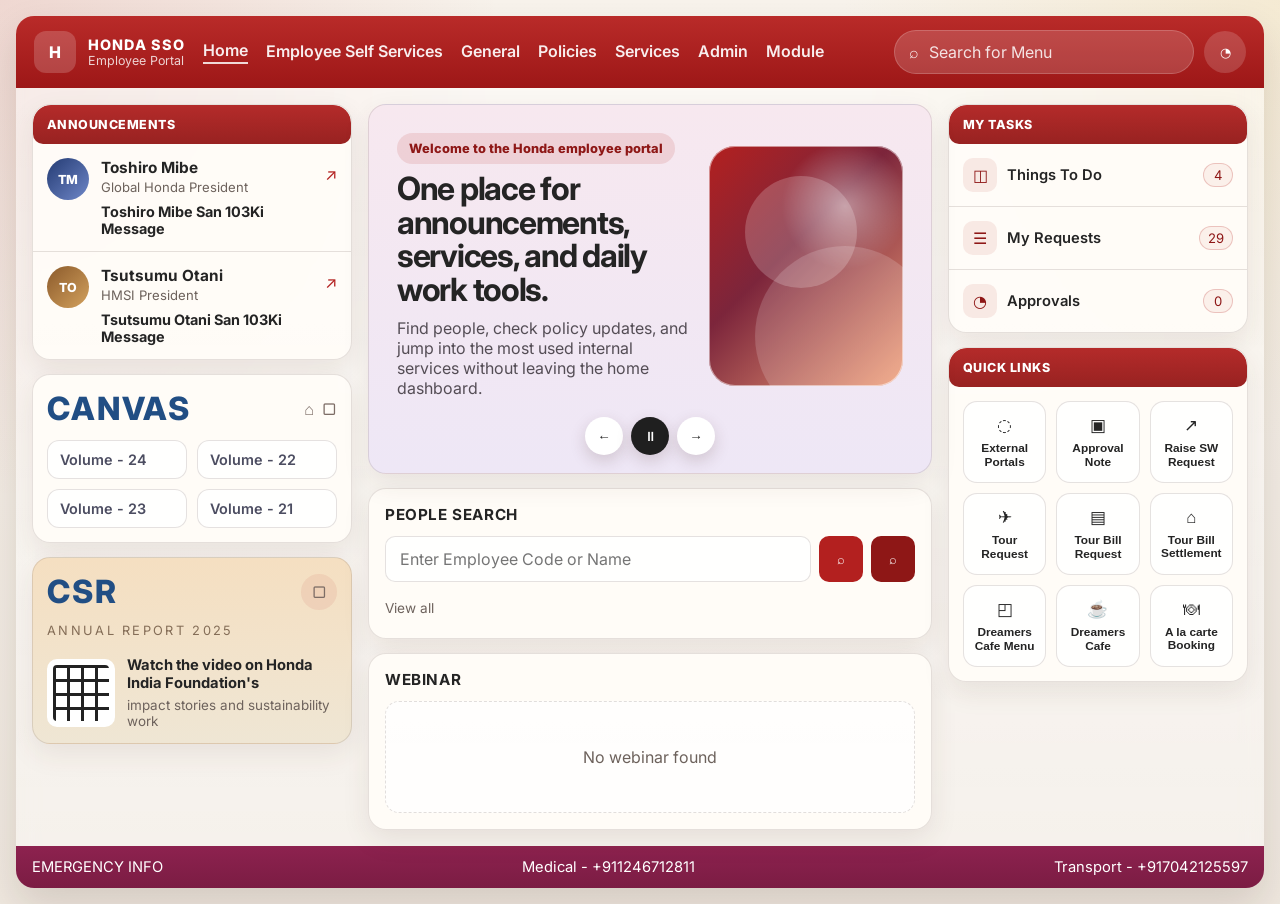
<file: index.html>
<!DOCTYPE html>
<html lang="en">
  <head>
    <meta charset="UTF-8" />
    <meta name="viewport" content="width=device-width, initial-scale=1.0" />
    <title>Honda SSO Portal</title>
    <link rel="preconnect" href="https://fonts.googleapis.com" />
    <link rel="preconnect" href="https://fonts.gstatic.com" crossorigin />
    <link
      href="https://fonts.googleapis.com/css2?family=Inter:wght@400;500;600;700;800&display=swap"
      rel="stylesheet"
    />
    <link rel="stylesheet" href="styles.css" />
  </head>
  <body>
    <div class="page-shell">
      <header class="topbar">
        <div class="brand-wrap">
          <div class="brand-mark">H</div>
          <div>
            <div class="brand-title">HONDA SSO</div>
            <div class="brand-subtitle">Employee Portal</div>
          </div>
        </div>

        <nav class="nav-menu" aria-label="Primary navigation">
          <div class="nav-item">
            <a href="#" class="nav-link active">Home</a>
            <div class="nav-dropdown" aria-label="Home submenu">
              <div class="nav-group">
                <div class="nav-subheading">Overview</div>
                <div class="nav-nestedheading">Dashboard View</div>
                <a href="#">Home Dashboard</a>
              </div>
            </div>
          </div>

          <div class="nav-item">
            <a href="#" class="nav-link" id="essMenuToggle" aria-expanded="false">Employee Self Services</a>
            <div class="nav-dropdown" aria-label="Employee Self Services submenu">
              <div class="nav-group nav-simple-list">
                <a href="#">Sample 1</a>
                <a href="#">Sample 2</a>
                <a href="#">Sample 3</a>
              </div>
            </div>
          </div>

          <div class="nav-item">
            <a href="#" class="nav-link">General</a>
            <div class="nav-dropdown" aria-label="General submenu">
              <div class="nav-group">
                <div class="nav-subheading">Information</div>
                <div class="nav-nestedheading">Company Notices</div>
                <a href="#">Company Updates</a>
              </div>
            </div>
          </div>

          <div class="nav-item">
            <a href="#" class="nav-link">Policies</a>
            <div class="nav-dropdown" aria-label="Policies submenu">
              <div class="nav-group">
                <div class="nav-subheading">Guidelines</div>
                <div class="nav-nestedheading">Policy Reference</div>
                <a href="#">Policy Library</a>
              </div>
            </div>
          </div>

          <div class="nav-item">
            <a href="#" class="nav-link">Services</a>
            <div class="nav-dropdown" aria-label="Services submenu">
              <div class="nav-group">
                <div class="nav-subheading">Support</div>
                <div class="nav-nestedheading">Service Desk</div>
                <a href="#">Service Requests</a>
              </div>
            </div>
          </div>

          <div class="nav-item">
            <a href="#" class="nav-link">Admin</a>
            <div class="nav-dropdown" aria-label="Admin submenu">
              <div class="nav-group">
                <div class="nav-subheading">Control Center</div>
                <div class="nav-nestedheading">Access Management</div>
                <a href="#">Admin Console</a>
              </div>
            </div>
          </div>

          <div class="nav-item">
            <a href="#" class="nav-link">Module</a>
            <div class="nav-dropdown" aria-label="Module submenu">
              <div class="nav-group">
                <div class="nav-subheading">Modules</div>
                <div class="nav-nestedheading">Module Directory</div>
                <a href="#">Module Library</a>
              </div>
            </div>
          </div>
        </nav>

        <div class="topbar-actions">
          <label class="search-pill" aria-label="Search menu">
            <span class="search-icon">⌕</span>
            <input type="text" placeholder="Search for Menu" />
          </label>
          <button class="icon-btn" id="profileBtn" aria-label="Profile menu">◔</button>
        </div>
      </header>

      <main class="content-grid">
        <section class="left-rail">
          <div class="panel announcements-panel">
            <div class="panel-title">ANNOUNCEMENTS</div>

            <article class="announcement-item">
              <div class="avatar avatar-a">TM</div>
              <div class="announcement-copy">
                <strong>Toshiro Mibe</strong>
                <span>Global Honda President</span>
                <p>Toshiro Mibe San 103Ki Message</p>
              </div>
              <span class="launch">↗</span>
            </article>

            <article class="announcement-item">
              <div class="avatar avatar-b">TO</div>
              <div class="announcement-copy">
                <strong>Tsutsumu Otani</strong>
                <span>HMSI President</span>
                <p>Tsutsumu Otani San 103Ki Message</p>
              </div>
              <span class="launch">↗</span>
            </article>
          </div>

          <div class="panel card panel-canvas">
            <div class="card-head">
              <div class="card-label big">CANVAS</div>
              <div class="card-badges">
                <span>⌂</span>
                <span>▢</span>
              </div>
            </div>
            <div class="volume-grid">
              <a href="#">Volume - 24</a>
              <a href="#">Volume - 22</a>
              <a href="#">Volume - 23</a>
              <a href="#">Volume - 21</a>
            </div>
          </div>

          <div class="panel card panel-csr">
            <div class="card-head">
              <div class="card-label big">CSR</div>
              <div class="card-badges single">▢</div>
            </div>
            <p class="csr-sub">ANNUAL REPORT 2025</p>
            <div class="csr-box">
              <div class="qr"></div>
              <div>
                <div class="csr-title">Watch the video on Honda India Foundation's</div>
                <div class="csr-note">impact stories and sustainability work</div>
              </div>
            </div>
          </div>
        </section>

        <section class="center-stage">
          <div class="hero-panel panel">
            <div class="hero-carousel">
              <div class="hero-slide active" data-slide="0">
                <div class="hero-copy">
                  <p class="eyebrow">Welcome to the Honda employee portal</p>
                  <h1>One place for announcements, services, and daily work tools.</h1>
                  <p>
                    Find people, check policy updates, and jump into the most used
                    internal services without leaving the home dashboard.
                  </p>
                </div>
                <div class="hero-art art-a"></div>
              </div>

              <div class="hero-slide" data-slide="1">
                <div class="hero-copy">
                  <p class="eyebrow">Latest updates</p>
                  <h1>Track circulars, events, and internal resources in one view.</h1>
                  <p>
                    The center area can switch between banners so you can surface new
                    content without changing the page layout.
                  </p>
                </div>
                <div class="hero-art art-b"></div>
              </div>

              <div class="hero-slide" data-slide="2">
                <div class="hero-copy">
                  <p class="eyebrow">Service access</p>
                  <h1>Fast shortcuts to requests, approvals, and travel support.</h1>
                  <p>
                    This version keeps the layout close to the screenshot while adding
                    live slide controls and responsive behavior.
                  </p>
                </div>
                <div class="hero-art art-c"></div>
              </div>
            </div>

            <div class="carousel-controls" aria-label="Carousel controls">
              <button class="circle-btn" id="prevSlide" aria-label="Previous slide">←</button>
              <button class="circle-btn primary" id="toggleSlide" aria-label="Pause or play slides">⏸</button>
              <button class="circle-btn" id="nextSlide" aria-label="Next slide">→</button>
            </div>
          </div>

          <div class="panel people-panel">
            <div class="section-head">
              <h2>PEOPLE SEARCH</h2>
            </div>
            <div class="search-row">
              <input id="peopleSearch" type="text" placeholder="Enter Employee Code or Name" />
              <button class="search-button" id="searchPeople">⌕</button>
              <button class="search-button secondary" id="searchAdvanced">⌕</button>
            </div>
            <div class="people-results" id="peopleResults">
              <span>View all</span>
            </div>
          </div>

          <div class="panel webinar-panel">
            <div class="section-head">
              <h2>WEBINAR</h2>
            </div>
            <div class="empty-state">No webinar found</div>
          </div>
        </section>

        <aside class="right-rail">
          <div class="panel tasks-panel">
            <div class="panel-title">MY TASKS</div>

            <div class="task-item">
              <div class="task-icon">◫</div>
              <div class="task-label">Things To Do</div>
              <div class="task-count" data-count="4">4</div>
            </div>
            <div class="task-item">
              <div class="task-icon">☰</div>
              <div class="task-label">My Requests</div>
              <div class="task-count" data-count="29">29</div>
            </div>
            <div class="task-item">
              <div class="task-icon">◔</div>
              <div class="task-label">Approvals</div>
              <div class="task-count" data-count="0">0</div>
            </div>
          </div>

          <div class="panel links-panel">
            <div class="panel-title">QUICK LINKS</div>
            <div class="links-grid">
              <button class="link-card"><span>◌</span><strong>External Portals</strong></button>
              <button class="link-card"><span>▣</span><strong>Approval Note</strong></button>
              <button class="link-card"><span>↗</span><strong>Raise SW Request</strong></button>
              <button class="link-card"><span>✈</span><strong>Tour Request</strong></button>
              <button class="link-card"><span>▤</span><strong>Tour Bill Request</strong></button>
              <button class="link-card"><span>⌂</span><strong>Tour Bill Settlement</strong></button>
              <button class="link-card"><span>◰</span><strong>Dreamers Cafe Menu</strong></button>
              <button class="link-card"><span>☕</span><strong>Dreamers Cafe</strong></button>
              <button class="link-card"><span>🍽</span><strong>A la carte Booking</strong></button>
            </div>
          </div>
        </aside>
      </main>

      <footer class="status-bar">
        <div>EMERGENCY INFO</div>
        <div>Medical - +911246712811</div>
        <div>Transport - +917042125597</div>
      </footer>
    </div>

    <script src="script.js"></script>
  </body>
</html>
</file>
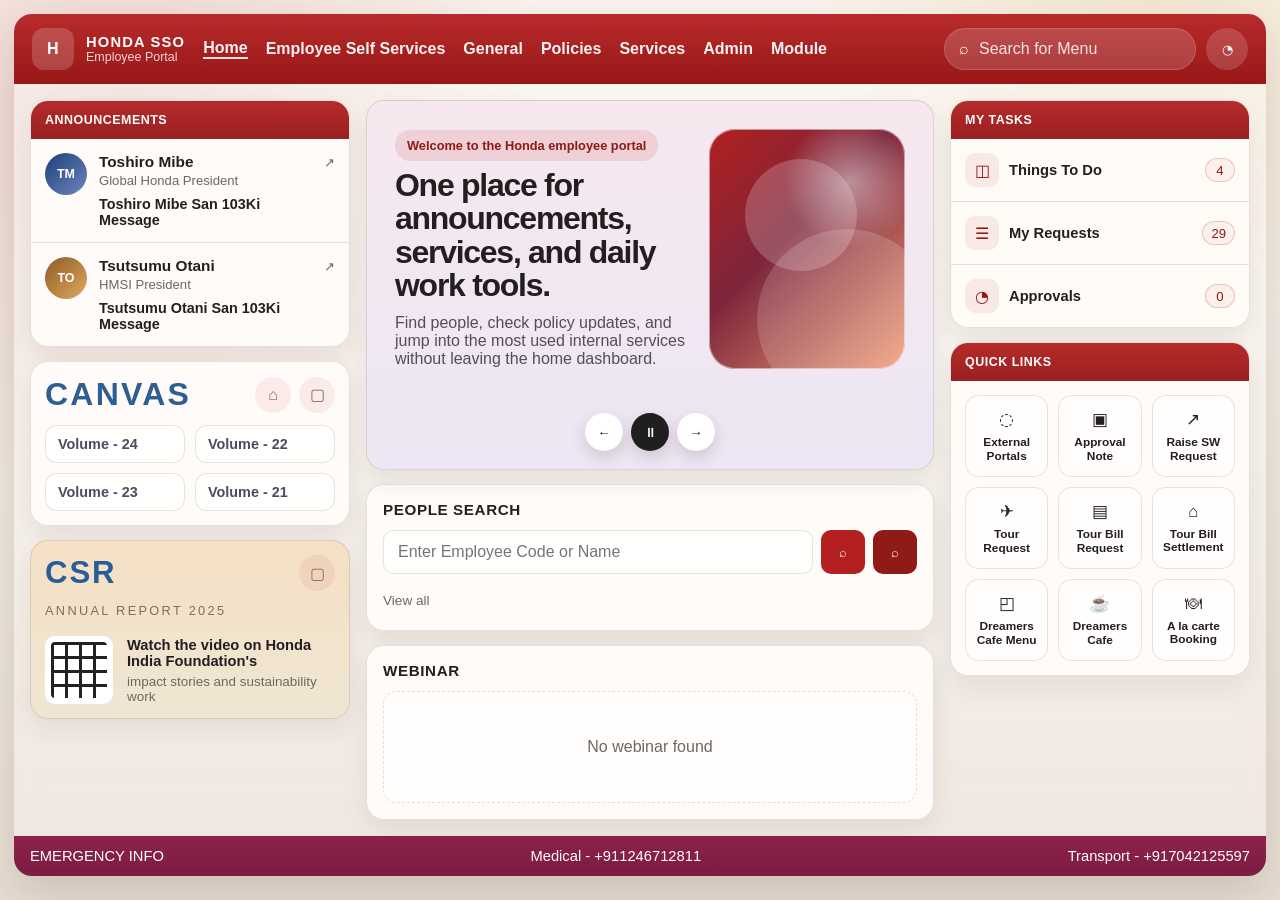
<file: portal.html>
<!DOCTYPE html>
<html lang="en">
  <head>
    <meta charset="UTF-8" />
    <meta name="viewport" content="width=device-width, initial-scale=1.0" />
    <title>Honda SSO Portal</title>
    <style>
      :root {
        --red: #b3201f;
        --red-dark: #8f1a18;
        --red-soft: #d84b49;
        --ink: #231f20;
        --muted: #6f6760;
        --line: rgba(111, 103, 96, 0.18);
        --paper: #f3eee8;
        --panel: rgba(255, 252, 249, 0.94);
        --shadow: 0 18px 42px rgba(60, 26, 18, 0.14);
      }

      * {
        box-sizing: border-box;
      }

      html,
      body {
        margin: 0;
        min-height: 100%;
        font-family: Inter, "Segoe UI", sans-serif;
        color: var(--ink);
        background:
          radial-gradient(circle at 10% 10%, rgba(179, 32, 31, 0.14), transparent 30%),
          radial-gradient(circle at 90% 0%, rgba(224, 179, 104, 0.22), transparent 24%),
          linear-gradient(180deg, #f9f4ed 0%, #e7ddd2 100%);
      }

      body {
        padding: 14px;
      }

      .shell {
        max-width: 1600px;
        margin: 0 auto;
        overflow: hidden;
        border-radius: 18px;
        box-shadow: var(--shadow);
        background: rgba(255, 255, 255, 0.28);
        backdrop-filter: blur(10px);
      }

      .topbar {
        display: grid;
        grid-template-columns: auto 1fr auto;
        align-items: center;
        gap: 18px;
        padding: 14px 18px;
        color: #fff;
        background: linear-gradient(180deg, #b82b2b 0%, #981717 100%);
      }

      .brand {
        display: flex;
        align-items: center;
        gap: 12px;
      }

      .brand-mark {
        width: 42px;
        height: 42px;
        border-radius: 12px;
        display: grid;
        place-items: center;
        background: rgba(255, 255, 255, 0.18);
        font-weight: 800;
        letter-spacing: 0.03em;
      }

      .brand-title {
        font-size: 0.92rem;
        font-weight: 800;
        letter-spacing: 0.08em;
      }

      .brand-subtitle {
        font-size: 0.78rem;
        opacity: 0.82;
      }

      .nav {
        display: flex;
        align-items: center;
        gap: 18px;
        overflow-x: auto;
        scrollbar-width: none;
      }

      .nav::-webkit-scrollbar {
        display: none;
      }

      .nav a {
        color: inherit;
        text-decoration: none;
        font-weight: 600;
        white-space: nowrap;
        opacity: 0.94;
      }

      .nav a.active,
      .nav a:hover {
        border-bottom: 2px solid rgba(255, 255, 255, 0.92);
      }

      .top-actions {
        display: flex;
        align-items: center;
        gap: 10px;
      }

      .search-pill {
        min-width: 250px;
        display: flex;
        align-items: center;
        gap: 8px;
        padding: 10px 14px;
        border-radius: 999px;
        border: 1px solid rgba(255, 255, 255, 0.16);
        background: rgba(255, 255, 255, 0.16);
      }

      .search-pill input {
        width: 100%;
        border: 0;
        outline: none;
        background: transparent;
        color: #fff;
        font: inherit;
      }

      .search-pill input::placeholder {
        color: rgba(255, 255, 255, 0.85);
      }

      .icon-btn {
        width: 42px;
        height: 42px;
        border: 0;
        border-radius: 50%;
        color: #fff;
        background: rgba(255, 255, 255, 0.16);
        cursor: pointer;
      }

      .grid {
        display: grid;
        grid-template-columns: 320px minmax(0, 1fr) 300px;
        gap: 16px;
        padding: 16px;
        background: linear-gradient(180deg, rgba(255, 255, 255, 0.18), rgba(255, 255, 255, 0.07));
      }

      .left,
      .center,
      .right {
        display: grid;
        gap: 14px;
        align-content: start;
      }

      .panel {
        border: 1px solid var(--line);
        border-radius: 18px;
        background: var(--panel);
        box-shadow: 0 10px 26px rgba(77, 44, 37, 0.09);
        overflow: hidden;
      }

      .panel-title {
        padding: 12px 14px;
        color: #fff;
        font-size: 0.78rem;
        font-weight: 800;
        letter-spacing: 0.04em;
        background: linear-gradient(180deg, #b52b2a 0%, #9a2020 100%);
      }

      .announcement {
        display: grid;
        grid-template-columns: 42px 1fr auto;
        gap: 12px;
        align-items: start;
        padding: 14px;
        border-bottom: 1px solid var(--line);
      }

      .announcement:last-child {
        border-bottom: 0;
      }

      .avatar {
        width: 42px;
        height: 42px;
        border-radius: 50%;
        display: grid;
        place-items: center;
        color: #fff;
        font-size: 0.78rem;
        font-weight: 800;
      }

      .avatar.one {
        background: linear-gradient(135deg, #1f3f7a, #6b86bf);
      }

      .avatar.two {
        background: linear-gradient(135deg, #8d5a25, #e0aa60);
      }

      .announcement strong,
      .announcement span,
      .announcement p {
        display: block;
      }

      .announcement strong {
        font-size: 0.96rem;
      }

      .announcement span {
        color: var(--muted);
        font-size: 0.82rem;
        margin-top: 2px;
      }

      .announcement p {
        margin: 8px 0 0;
        font-size: 0.9rem;
        font-weight: 700;
      }

      .launch {
        color: var(--red);
        margin-top: 6px;
      }

      .card {
        padding: 14px;
      }

      .card-head {
        display: flex;
        justify-content: space-between;
        align-items: center;
        gap: 10px;
        margin-bottom: 12px;
      }

      .canvas-wordmark {
        font-size: 2rem;
        font-weight: 800;
        letter-spacing: 0.07em;
        color: #2e5f93;
      }

      .csr-wordmark {
        font-size: 1.95rem;
        font-weight: 800;
        letter-spacing: 0.06em;
        color: #285e95;
      }

      .card-tools {
        display: flex;
        gap: 8px;
        color: #7d6d66;
      }

      .tool-chip {
        width: 36px;
        height: 36px;
        border-radius: 50%;
        display: grid;
        place-items: center;
        background: rgba(179, 32, 31, 0.07);
      }

      .volume-grid {
        display: grid;
        grid-template-columns: 1fr 1fr;
        gap: 10px;
      }

      .volume-grid a {
        color: #4a4d61;
        text-decoration: none;
        font-size: 0.9rem;
        font-weight: 600;
        padding: 10px 12px;
        border-radius: 12px;
        border: 1px solid var(--line);
        background: rgba(255, 255, 255, 0.8);
      }

      .csr-panel {
        background: linear-gradient(180deg, #f5e0c5 0%, #efe6d3 100%);
      }

      .csr-subtitle {
        margin: 0;
        font-size: 0.8rem;
        letter-spacing: 0.18em;
        color: #846d57;
      }

      .csr-box {
        margin-top: 18px;
        display: grid;
        grid-template-columns: 70px 1fr;
        gap: 12px;
        align-items: center;
      }

      .qr {
        width: 68px;
        height: 68px;
        border-radius: 10px;
        border: 6px solid #fff;
        background:
          linear-gradient(90deg, #222 25%, transparent 25%) 0 0 / 14px 14px,
          linear-gradient(#222 25%, transparent 25%) 0 0 / 14px 14px,
          #fff;
      }

      .csr-title {
        font-size: 0.92rem;
        font-weight: 700;
      }

      .csr-note {
        margin-top: 5px;
        color: var(--muted);
        font-size: 0.84rem;
      }

      .hero {
        position: relative;
        min-height: 370px;
        padding: 0;
        overflow: hidden;
        background: linear-gradient(180deg, #f7e8ef 0%, #ece7f4 100%);
      }

      .slide-track {
        position: relative;
        min-height: 296px;
      }

      .slide {
        position: absolute;
        inset: 0;
        display: grid;
        grid-template-columns: 1.2fr 0.8fr;
        gap: 20px;
        align-items: center;
        padding: 28px;
        opacity: 0;
        transform: translateX(18px);
        transition: opacity 0.45s ease, transform 0.45s ease;
      }

      .slide.active {
        opacity: 1;
        transform: translateX(0);
      }

      .eyebrow {
        display: inline-block;
        padding: 8px 12px;
        border-radius: 999px;
        color: var(--red-dark);
        background: rgba(179, 32, 31, 0.12);
        font-size: 0.8rem;
        font-weight: 800;
      }

      .hero h1 {
        margin: 8px 0 12px;
        font-size: clamp(1.8rem, 2.5vw, 3.2rem);
        line-height: 1.04;
        letter-spacing: -0.04em;
      }

      .hero p {
        margin: 0;
        max-width: 60ch;
        color: #544d55;
        font-size: 1rem;
      }

      .hero-art {
        height: 240px;
        border-radius: 26px;
        box-shadow: inset 0 0 0 1px rgba(255, 255, 255, 0.5);
        position: relative;
        overflow: hidden;
      }

      .hero-art.a {
        background:
          radial-gradient(circle at 72% 22%, rgba(255, 255, 255, 0.48), transparent 28%),
          linear-gradient(135deg, #b3201f 0%, #7c253b 42%, #f19d79 100%);
      }

      .hero-art.b {
        background:
          radial-gradient(circle at 18% 18%, rgba(255, 255, 255, 0.55), transparent 24%),
          linear-gradient(135deg, #223f72 0%, #3d6893 50%, #96aac9 100%);
      }

      .hero-art.c {
        background:
          radial-gradient(circle at 82% 20%, rgba(255, 255, 255, 0.56), transparent 24%),
          linear-gradient(135deg, #b56f1d 0%, #d79651 45%, #f0d0a9 100%);
      }

      .hero-art::before,
      .hero-art::after {
        content: "";
        position: absolute;
        border-radius: 50%;
      }

      .hero-art.a::before {
        width: 180px;
        height: 180px;
        right: -32px;
        bottom: -40px;
        background: rgba(255, 255, 255, 0.16);
      }

      .hero-art.a::after {
        width: 112px;
        height: 112px;
        left: 36px;
        top: 30px;
        background: rgba(255, 255, 255, 0.2);
      }

      .hero-art.b::before {
        width: 190px;
        height: 190px;
        right: -22px;
        bottom: -48px;
        background: rgba(255, 255, 255, 0.15);
      }

      .hero-art.c::before {
        width: 126px;
        height: 126px;
        left: 20px;
        bottom: 18px;
        background: rgba(255, 255, 255, 0.16);
      }

      .carousel-controls {
        position: absolute;
        left: 50%;
        bottom: 18px;
        transform: translateX(-50%);
        display: flex;
        gap: 8px;
      }

      .circle-btn {
        width: 38px;
        height: 38px;
        border: 0;
        border-radius: 50%;
        background: #fff;
        color: var(--ink);
        box-shadow: 0 6px 16px rgba(78, 47, 38, 0.18);
        cursor: pointer;
      }

      .circle-btn.primary {
        color: #fff;
        background: #1f1f1f;
      }

      .section {
        padding: 16px;
      }

      .section-head {
        margin-bottom: 12px;
      }

      .section-head h2 {
        margin: 0;
        font-size: 0.95rem;
        letter-spacing: 0.04em;
      }

      .search-row {
        display: grid;
        grid-template-columns: 1fr 44px 44px;
        gap: 8px;
      }

      .search-row input {
        min-width: 0;
        border: 1px solid var(--line);
        border-radius: 10px;
        padding: 12px 14px;
        background: rgba(255, 255, 255, 0.86);
        font: inherit;
      }

      .search-button {
        border: 0;
        border-radius: 10px;
        background: var(--red);
        color: #fff;
        cursor: pointer;
      }

      .search-button.secondary {
        background: var(--red-dark);
      }

      .people-results {
        margin-top: 12px;
        min-height: 28px;
        display: flex;
        justify-content: space-between;
        align-items: center;
        color: var(--muted);
        font-size: 0.85rem;
      }

      .empty-state {
        min-height: 112px;
        display: grid;
        place-items: center;
        border-radius: 14px;
        border: 1px dashed rgba(111, 103, 96, 0.2);
        background: rgba(255, 255, 255, 0.72);
        color: var(--muted);
      }

      .task-row {
        display: grid;
        grid-template-columns: 34px 1fr auto;
        gap: 10px;
        align-items: center;
        padding: 14px;
        border-bottom: 1px solid var(--line);
        cursor: pointer;
      }

      .task-row:last-child {
        border-bottom: 0;
      }

      .task-icon {
        width: 34px;
        height: 34px;
        display: grid;
        place-items: center;
        border-radius: 10px;
        background: rgba(179, 32, 31, 0.09);
        color: var(--red-dark);
      }

      .task-label {
        font-weight: 600;
        font-size: 0.92rem;
      }

      .task-count {
        min-width: 30px;
        height: 24px;
        padding: 0 8px;
        display: grid;
        place-items: center;
        border-radius: 999px;
        color: var(--red-dark);
        border: 1px solid rgba(179, 32, 31, 0.22);
        background: rgba(179, 32, 31, 0.06);
        font-size: 0.82rem;
      }

      .links-grid {
        display: grid;
        grid-template-columns: repeat(3, 1fr);
        gap: 10px;
        padding: 14px;
      }

      .link-card {
        min-height: 82px;
        border: 1px solid var(--line);
        border-radius: 14px;
        background: rgba(255, 255, 255, 0.76);
        color: var(--ink);
        display: flex;
        flex-direction: column;
        justify-content: center;
        align-items: center;
        gap: 6px;
        text-align: center;
        cursor: pointer;
      }

      .link-card span {
        font-size: 1.05rem;
      }

      .link-card strong {
        font-size: 0.74rem;
        line-height: 1.1;
        font-weight: 700;
      }

      .status-bar {
        display: flex;
        justify-content: space-between;
        align-items: center;
        gap: 24px;
        flex-wrap: wrap;
        padding: 12px 16px;
        color: #fff;
        background: linear-gradient(180deg, #8e224d 0%, #7a1c42 100%);
        font-size: 0.92rem;
      }

      @media (max-width: 1240px) {
        .grid {
          grid-template-columns: 280px minmax(0, 1fr);
        }

        .right {
          grid-column: 1 / -1;
          grid-template-columns: 1fr 1fr;
        }
      }

      @media (max-width: 980px) {
        body {
          padding: 10px;
        }

        .topbar {
          grid-template-columns: 1fr;
        }

        .top-actions {
          justify-content: space-between;
        }

        .grid {
          grid-template-columns: 1fr;
        }

        .right {
          grid-template-columns: 1fr;
        }

        .slide {
          grid-template-columns: 1fr;
        }

        .hero-art {
          height: 180px;
        }
      }

      @media (max-width: 640px) {
        .search-pill {
          min-width: 0;
          width: 100%;
        }

        .top-actions {
          flex-direction: column;
          align-items: stretch;
        }

        .volume-grid,
        .links-grid {
          grid-template-columns: 1fr 1fr;
        }

        .search-row {
          grid-template-columns: 1fr;
        }

        .search-button {
          height: 44px;
        }
      }
    </style>
  </head>
  <body>
    <div class="shell">
      <header class="topbar">
        <div class="brand">
          <div class="brand-mark">H</div>
          <div>
            <div class="brand-title">HONDA SSO</div>
            <div class="brand-subtitle">Employee Portal</div>
          </div>
        </div>

        <nav class="nav" aria-label="Primary navigation">
          <a href="#" class="active">Home</a>
          <a href="#">Employee Self Services</a>
          <a href="#">General</a>
          <a href="#">Policies</a>
          <a href="#">Services</a>
          <a href="#">Admin</a>
          <a href="#">Module</a>
        </nav>

        <div class="top-actions">
          <label class="search-pill" aria-label="Search menu">
            <span>⌕</span>
            <input type="text" placeholder="Search for Menu" />
          </label>
          <button class="icon-btn" id="profileBtn" aria-label="Profile menu">◔</button>
        </div>
      </header>

      <main class="grid">
        <section class="left">
          <div class="panel">
            <div class="panel-title">ANNOUNCEMENTS</div>

            <article class="announcement">
              <div class="avatar one">TM</div>
              <div>
                <strong>Toshiro Mibe</strong>
                <span>Global Honda President</span>
                <p>Toshiro Mibe San 103Ki Message</p>
              </div>
              <span class="launch">↗</span>
            </article>

            <article class="announcement">
              <div class="avatar two">TO</div>
              <div>
                <strong>Tsutsumu Otani</strong>
                <span>HMSI President</span>
                <p>Tsutsumu Otani San 103Ki Message</p>
              </div>
              <span class="launch">↗</span>
            </article>
          </div>

          <div class="panel card">
            <div class="card-head">
              <div class="canvas-wordmark">CANVAS</div>
              <div class="card-tools">
                <div class="tool-chip">⌂</div>
                <div class="tool-chip">▢</div>
              </div>
            </div>
            <div class="volume-grid">
              <a href="#">Volume - 24</a>
              <a href="#">Volume - 22</a>
              <a href="#">Volume - 23</a>
              <a href="#">Volume - 21</a>
            </div>
          </div>

          <div class="panel card csr-panel">
            <div class="card-head">
              <div class="csr-wordmark">CSR</div>
              <div class="card-tools">
                <div class="tool-chip">▢</div>
              </div>
            </div>
            <p class="csr-subtitle">ANNUAL REPORT 2025</p>
            <div class="csr-box">
              <div class="qr" aria-hidden="true"></div>
              <div>
                <div class="csr-title">Watch the video on Honda India Foundation's</div>
                <div class="csr-note">impact stories and sustainability work</div>
              </div>
            </div>
          </div>
        </section>

        <section class="center">
          <div class="panel hero">
            <div class="slide-track">
              <div class="slide active" data-slide="0">
                <div>
                  <div class="eyebrow">Welcome to the Honda employee portal</div>
                  <h1>One place for announcements, services, and daily work tools.</h1>
                  <p>
                    Find people, check policy updates, and jump into the most used
                    internal services without leaving the home dashboard.
                  </p>
                </div>
                <div class="hero-art a"></div>
              </div>

              <div class="slide" data-slide="1">
                <div>
                  <div class="eyebrow">Latest updates</div>
                  <h1>Track circulars, events, and internal resources in one view.</h1>
                  <p>
                    The center area can switch between banners so new content can be
                    surfaced without changing the page layout.
                  </p>
                </div>
                <div class="hero-art b"></div>
              </div>

              <div class="slide" data-slide="2">
                <div>
                  <div class="eyebrow">Service access</div>
                  <h1>Fast shortcuts to requests, approvals, and travel support.</h1>
                  <p>
                    This single-file version keeps the layout close to the screenshot
                    while staying easy to share or host anywhere.
                  </p>
                </div>
                <div class="hero-art c"></div>
              </div>
            </div>

            <div class="carousel-controls" aria-label="Carousel controls">
              <button class="circle-btn" id="prevSlide" aria-label="Previous slide">←</button>
              <button class="circle-btn primary" id="toggleSlide" aria-label="Pause or play slides">⏸</button>
              <button class="circle-btn" id="nextSlide" aria-label="Next slide">→</button>
            </div>
          </div>

          <div class="panel section">
            <div class="section-head">
              <h2>PEOPLE SEARCH</h2>
            </div>
            <div class="search-row">
              <input id="peopleSearch" type="text" placeholder="Enter Employee Code or Name" />
              <button class="search-button" id="searchPeople">⌕</button>
              <button class="search-button secondary" id="searchAdvanced">⌕</button>
            </div>
            <div class="people-results" id="peopleResults">
              <span>View all</span>
            </div>
          </div>

          <div class="panel section">
            <div class="section-head">
              <h2>WEBINAR</h2>
            </div>
            <div class="empty-state">No webinar found</div>
          </div>
        </section>

        <aside class="right">
          <div class="panel">
            <div class="panel-title">MY TASKS</div>
            <div class="task-row">
              <div class="task-icon">◫</div>
              <div class="task-label">Things To Do</div>
              <div class="task-count">4</div>
            </div>
            <div class="task-row">
              <div class="task-icon">☰</div>
              <div class="task-label">My Requests</div>
              <div class="task-count">29</div>
            </div>
            <div class="task-row">
              <div class="task-icon">◔</div>
              <div class="task-label">Approvals</div>
              <div class="task-count">0</div>
            </div>
          </div>

          <div class="panel">
            <div class="panel-title">QUICK LINKS</div>
            <div class="links-grid">
              <button class="link-card"><span>◌</span><strong>External Portals</strong></button>
              <button class="link-card"><span>▣</span><strong>Approval Note</strong></button>
              <button class="link-card"><span>↗</span><strong>Raise SW Request</strong></button>
              <button class="link-card"><span>✈</span><strong>Tour Request</strong></button>
              <button class="link-card"><span>▤</span><strong>Tour Bill Request</strong></button>
              <button class="link-card"><span>⌂</span><strong>Tour Bill Settlement</strong></button>
              <button class="link-card"><span>◰</span><strong>Dreamers Cafe Menu</strong></button>
              <button class="link-card"><span>☕</span><strong>Dreamers Cafe</strong></button>
              <button class="link-card"><span>🍽</span><strong>A la carte Booking</strong></button>
            </div>
          </div>
        </aside>
      </main>

      <footer class="status-bar">
        <div>EMERGENCY INFO</div>
        <div>Medical - +911246712811</div>
        <div>Transport - +917042125597</div>
      </footer>
    </div>

    <script>
      const slides = Array.from(document.querySelectorAll('.slide'));
      const prevSlideBtn = document.getElementById('prevSlide');
      const nextSlideBtn = document.getElementById('nextSlide');
      const toggleSlideBtn = document.getElementById('toggleSlide');
      const peopleSearch = document.getElementById('peopleSearch');
      const searchPeopleBtn = document.getElementById('searchPeople');
      const searchAdvancedBtn = document.getElementById('searchAdvanced');
      const peopleResults = document.getElementById('peopleResults');
      const profileBtn = document.getElementById('profileBtn');

      let activeSlide = 0;
      let autoplayEnabled = true;
      let autoplayTimer = null;

      const peopleDirectory = [
        { name: 'Toshiro Mibe', code: 'HM-1001', title: 'Global Honda President' },
        { name: 'Tsutsumu Otani', code: 'HM-2007', title: 'HMSI President' },
        { name: 'Aarav Sharma', code: 'HR-1482', title: 'HR Business Partner' },
        { name: 'Neha Verma', code: 'IT-2211', title: 'IT Support Lead' },
      ];

      function renderSlide(index) {
        activeSlide = (index + slides.length) % slides.length;
        slides.forEach((slide, slideIndex) => {
          const isActive = slideIndex === activeSlide;
          slide.classList.toggle('active', isActive);
          slide.setAttribute('aria-hidden', isActive ? 'false' : 'true');
        });
      }

      function nextSlide() {
        renderSlide(activeSlide + 1);
      }

      function prevSlide() {
        renderSlide(activeSlide - 1);
      }

      function startAutoplay() {
        stopAutoplay();
        autoplayTimer = window.setInterval(() => {
          if (autoplayEnabled) nextSlide();
        }, 5000);
      }

      function stopAutoplay() {
        if (autoplayTimer) {
          window.clearInterval(autoplayTimer);
          autoplayTimer = null;
        }
      }

      function toggleAutoplay() {
        autoplayEnabled = !autoplayEnabled;
        toggleSlideBtn.textContent = autoplayEnabled ? '⏸' : '▶';
      }

      function searchPeople() {
        const query = peopleSearch.value.trim().toLowerCase();

        if (!query) {
          peopleResults.innerHTML = '<span>View all</span>';
          return;
        }

        const matches = peopleDirectory.filter((person) => {
          return (
            person.name.toLowerCase().includes(query) ||
            person.code.toLowerCase().includes(query) ||
            person.title.toLowerCase().includes(query)
          );
        });

        if (!matches.length) {
          peopleResults.innerHTML = '<span>No matching employee found</span>';
          return;
        }

        const [match] = matches;
        peopleResults.innerHTML = `
          <span>${match.name} · ${match.code}</span>
          <span>${match.title}</span>
        `;
      }

      prevSlideBtn.addEventListener('click', prevSlide);
      nextSlideBtn.addEventListener('click', nextSlide);
      toggleSlideBtn.addEventListener('click', toggleAutoplay);
      searchPeopleBtn.addEventListener('click', searchPeople);
      searchAdvancedBtn.addEventListener('click', searchPeople);
      peopleSearch.addEventListener('keydown', (event) => {
        if (event.key === 'Enter') searchPeople();
      });

      document.querySelectorAll('.link-card, .task-row').forEach((element) => {
        element.addEventListener('click', () => {
          const label = element.querySelector('.task-label, strong')?.textContent || 'Item';
          peopleResults.innerHTML = `<span>${label} opened</span>`;
        });
      });

      profileBtn.addEventListener('click', () => {
        peopleResults.innerHTML = '<span>Profile menu clicked</span>';
      });

      renderSlide(0);
      startAutoplay();
    </script>
  </body>
</html>
</file>
<file: styles.css>
:root {
  --red: #b3201f;
  --red-dark: #8e1716;
  --paper: #f3efe9;
  --panel: rgba(255, 252, 248, 0.94);
  --ink: #242424;
  --muted: #6d625c;
  --line: rgba(109, 98, 92, 0.18);
  --shadow: 0 18px 40px rgba(53, 20, 16, 0.14);
}

* {
  box-sizing: border-box;
}

html,
body {
  margin: 0;
  min-height: 100%;
  font-family: "Inter", sans-serif;
  color: var(--ink);
  background:
    radial-gradient(circle at top left, rgba(179, 32, 31, 0.13), transparent 32%),
    radial-gradient(circle at top right, rgba(233, 204, 124, 0.22), transparent 28%),
    linear-gradient(180deg, #f8f3ec 0%, #efe8df 100%);
}

body {
  padding: 16px;
}

.page-shell {
  max-width: 1600px;
  margin: 0 auto;
  border-radius: 18px;
  overflow: hidden;
  box-shadow: var(--shadow);
  background: rgba(255, 255, 255, 0.34);
  backdrop-filter: blur(10px);
}

.topbar {
  display: grid;
  grid-template-columns: auto 1fr auto;
  gap: 18px;
  align-items: center;
  padding: 14px 18px;
  background: linear-gradient(180deg, #b92b29 0%, #9d1717 100%);
  color: #fff;
}

.brand-wrap {
  display: flex;
  align-items: center;
  gap: 12px;
  min-width: 0;
}

.brand-mark {
  width: 42px;
  height: 42px;
  border-radius: 12px;
  display: grid;
  place-items: center;
  background: rgba(255, 255, 255, 0.18);
  font-weight: 800;
}

.brand-title {
  font-weight: 800;
  letter-spacing: 0.08em;
  font-size: 0.9rem;
}

.brand-subtitle {
  font-size: 0.78rem;
  opacity: 0.8;
}

.nav-menu {
  display: flex;
  align-items: center;
  gap: 18px;
  overflow-x: auto;
  scrollbar-width: none;
}

.nav-menu::-webkit-scrollbar {
  display: none;
}

.nav-item {
  position: relative;
  display: flex;
  align-items: center;
}

.nav-link {
  color: inherit;
  text-decoration: none;
  font-weight: 600;
  white-space: nowrap;
  padding-bottom: 2px;
  opacity: 0.92;
  cursor: pointer;
}

.nav-link.active,
.nav-link:hover {
  border-bottom: 2px solid rgba(255, 255, 255, 0.9);
}

.nav-dropdown {
  position: absolute;
  top: calc(100% + 12px);
  left: 0;
  min-width: 220px;
  padding: 10px;
  border-radius: 14px;
  background: rgba(255, 252, 249, 0.98);
  color: var(--ink);
  border: 1px solid rgba(109, 98, 92, 0.14);
  box-shadow: 0 18px 30px rgba(64, 33, 24, 0.18);
  opacity: 0;
  visibility: hidden;
  transform: translateY(8px);
  transition: opacity 0.18s ease, transform 0.18s ease, visibility 0.18s ease;
  z-index: 20;
}

.nav-item:hover .nav-dropdown,
.nav-item.is-open .nav-dropdown,
.nav-item:focus-within .nav-dropdown {
  opacity: 1;
  visibility: visible;
  transform: translateY(0);
}

.nav-group {
  padding: 8px 10px 10px;
  border-radius: 10px;
  background: rgba(179, 32, 31, 0.04);
}

.nav-simple-list {
  display: grid;
  gap: 8px;
}

.nav-subheading {
  margin-bottom: 8px;
  color: var(--red-dark);
  font-size: 0.82rem;
  font-weight: 800;
  letter-spacing: 0.03em;
}

.nav-nestedheading {
  margin: -2px 0 8px 12px;
  padding-left: 10px;
  border-left: 2px solid rgba(179, 32, 31, 0.22);
  color: var(--muted);
  font-size: 0.79rem;
  font-weight: 700;
}

.nav-dropdown a {
  display: flex;
  position: relative;
  padding-left: 12px;
  color: var(--ink);
  text-decoration: none;
  font-size: 0.9rem;
  font-weight: 600;
  width: 100%;
}

.nav-dropdown a::before {
  content: "";
  position: absolute;
  left: 0;
  top: 50%;
  width: 6px;
  height: 6px;
  border-radius: 50%;
  transform: translateY(-50%);
  background: var(--red);
}

.nav-dropdown a:hover {
  color: var(--red-dark);
}

.nav-dropdown a:hover::before {
  background: var(--red-dark);
}

.topbar-actions {
  display: flex;
  align-items: center;
  gap: 10px;
}

.search-pill {
  display: flex;
  align-items: center;
  gap: 8px;
  min-width: 240px;
  padding: 10px 14px;
  border-radius: 999px;
  background: rgba(255, 255, 255, 0.16);
  border: 1px solid rgba(255, 255, 255, 0.18);
}

.search-pill input {
  width: 100%;
  border: 0;
  outline: none;
  background: transparent;
  color: #fff;
  font: inherit;
}

.search-pill input::placeholder {
  color: rgba(255, 255, 255, 0.85);
}

.search-icon {
  opacity: 0.92;
}

.icon-btn {
  width: 42px;
  height: 42px;
  border: 0;
  border-radius: 50%;
  background: rgba(255, 255, 255, 0.16);
  color: #fff;
  cursor: pointer;
}

.content-grid {
  display: grid;
  grid-template-columns: 320px minmax(0, 1fr) 300px;
  gap: 16px;
  padding: 16px;
  background: linear-gradient(180deg, rgba(255, 255, 255, 0.18), rgba(255, 255, 255, 0.08));
}

.left-rail,
.right-rail,
.center-stage {
  display: grid;
  gap: 14px;
  align-content: start;
}

.panel {
  border-radius: 18px;
  background: var(--panel);
  border: 1px solid var(--line);
  box-shadow: 0 10px 28px rgba(74, 44, 36, 0.09);
}

.panel-title {
  padding: 12px 14px;
  border-radius: 18px 18px 10px 10px;
  background: linear-gradient(180deg, #b42b2a 0%, #982221 100%);
  color: #fff;
  font-size: 0.78rem;
  font-weight: 800;
  letter-spacing: 0.04em;
}

.announcements-panel {
  overflow: hidden;
}

.announcement-item {
  display: grid;
  grid-template-columns: 42px 1fr auto;
  gap: 12px;
  align-items: start;
  padding: 14px;
  border-bottom: 1px solid var(--line);
}

.announcement-item:last-child {
  border-bottom: 0;
}

.avatar {
  width: 42px;
  height: 42px;
  border-radius: 50%;
  display: grid;
  place-items: center;
  font-size: 0.78rem;
  font-weight: 800;
  color: #fff;
}

.avatar-a {
  background: linear-gradient(135deg, #243b73, #6f87c8);
}

.avatar-b {
  background: linear-gradient(135deg, #8b5a2b, #d3a15d);
}

.announcement-copy strong,
.announcement-copy span,
.announcement-copy p {
  display: block;
}

.announcement-copy strong {
  font-size: 0.96rem;
}

.announcement-copy span {
  color: var(--muted);
  font-size: 0.82rem;
  margin-top: 2px;
}

.announcement-copy p {
  margin: 8px 0 0;
  font-size: 0.9rem;
  font-weight: 700;
}

.launch {
  color: var(--red);
  margin-top: 6px;
}

.card {
  padding: 14px;
}

.card-head {
  display: flex;
  justify-content: space-between;
  align-items: center;
  gap: 12px;
  margin-bottom: 12px;
}

.card-label.big {
  font-size: 2rem;
  font-weight: 800;
  letter-spacing: 0.06em;
  color: #214e84;
}

.card-badges {
  display: flex;
  gap: 8px;
  color: #7d6d66;
}

.card-badges.single {
  width: 36px;
  height: 36px;
  display: grid;
  place-items: center;
  border-radius: 50%;
  background: rgba(179, 32, 31, 0.08);
}

.volume-grid {
  display: grid;
  grid-template-columns: 1fr 1fr;
  gap: 10px;
}

.volume-grid a {
  text-decoration: none;
  color: #4c4d61;
  background: rgba(255, 255, 255, 0.8);
  border: 1px solid var(--line);
  border-radius: 12px;
  padding: 10px 12px;
  font-size: 0.9rem;
  font-weight: 600;
}

.panel-csr {
  background: linear-gradient(180deg, #f5dfc1 0%, #efe6d4 100%);
}

.csr-sub {
  margin: 0;
  font-size: 0.8rem;
  letter-spacing: 0.18em;
  color: #846d57;
}

.csr-box {
  margin-top: 18px;
  display: grid;
  grid-template-columns: 68px 1fr;
  gap: 12px;
  align-items: center;
}

.qr {
  width: 68px;
  height: 68px;
  border-radius: 10px;
  background:
    linear-gradient(90deg, #222 25%, transparent 25%) 0 0 / 14px 14px,
    linear-gradient(#222 25%, transparent 25%) 0 0 / 14px 14px,
    #fff;
  border: 6px solid #fff;
}

.csr-title {
  font-size: 0.92rem;
  font-weight: 700;
}

.csr-note {
  margin-top: 5px;
  color: var(--muted);
  font-size: 0.84rem;
}

.hero-panel {
  position: relative;
  min-height: 370px;
  overflow: hidden;
  padding: 0;
  background: linear-gradient(180deg, #f7e8ef 0%, #eee7f6 100%);
}

.hero-carousel {
  position: relative;
  min-height: 296px;
}

.hero-slide {
  position: absolute;
  inset: 0;
  display: grid;
  grid-template-columns: 1.2fr 0.8fr;
  align-items: center;
  gap: 20px;
  padding: 28px;
  opacity: 0;
  transform: translateX(18px);
  transition: opacity 0.45s ease, transform 0.45s ease;
}

.hero-slide.active {
  opacity: 1;
  transform: translateX(0);
}

.hero-copy h1 {
  margin: 8px 0 12px;
  font-size: clamp(1.8rem, 2.5vw, 3.2rem);
  line-height: 1.05;
  letter-spacing: -0.04em;
}

.hero-copy p {
  margin: 0;
  color: #544d55;
  font-size: 1rem;
  max-width: 60ch;
}

.eyebrow {
  display: inline-block;
  padding: 8px 12px;
  border-radius: 999px;
  background: rgba(179, 32, 31, 0.12);
  color: var(--red-dark) !important;
  font-weight: 800;
  font-size: 0.8rem !important;
}

.hero-art {
  height: 240px;
  border-radius: 26px;
  position: relative;
  overflow: hidden;
  box-shadow: inset 0 0 0 1px rgba(255, 255, 255, 0.5);
}

.hero-art::before,
.hero-art::after {
  content: "";
  position: absolute;
  inset: auto;
  border-radius: 50%;
}

.art-a {
  background:
    radial-gradient(circle at 70% 25%, rgba(255, 255, 255, 0.45), transparent 28%),
    linear-gradient(135deg, #b3201f 0%, #7c253b 42%, #f09f79 100%);
}

.art-a::before {
  width: 180px;
  height: 180px;
  background: rgba(255, 255, 255, 0.16);
  right: -32px;
  bottom: -40px;
}

.art-a::after {
  width: 112px;
  height: 112px;
  background: rgba(255, 255, 255, 0.2);
  left: 36px;
  top: 30px;
}

.art-b {
  background:
    radial-gradient(circle at 20% 18%, rgba(255, 255, 255, 0.6), transparent 24%),
    linear-gradient(135deg, #203f72 0%, #3e6994 50%, #91a7c8 100%);
}

.art-b::before {
  width: 190px;
  height: 190px;
  right: -22px;
  bottom: -48px;
  background: rgba(255, 255, 255, 0.15);
}

.art-c {
  background:
    radial-gradient(circle at 80% 20%, rgba(255, 255, 255, 0.55), transparent 24%),
    linear-gradient(135deg, #b56f1d 0%, #d79651 45%, #f0d0a9 100%);
}

.art-c::before {
  width: 126px;
  height: 126px;
  left: 20px;
  bottom: 18px;
  background: rgba(255, 255, 255, 0.16);
}

.carousel-controls {
  position: absolute;
  left: 50%;
  bottom: 18px;
  transform: translateX(-50%);
  display: flex;
  gap: 8px;
  z-index: 2;
}

.circle-btn {
  width: 38px;
  height: 38px;
  border-radius: 50%;
  border: 0;
  background: #fff;
  color: var(--ink);
  box-shadow: 0 6px 16px rgba(78, 47, 38, 0.18);
  cursor: pointer;
}

.circle-btn.primary {
  background: #1f1f1f;
  color: #fff;
}

.people-panel,
.webinar-panel {
  padding: 16px;
}

.section-head {
  display: flex;
  align-items: center;
  gap: 10px;
  margin-bottom: 12px;
}

.section-head h2 {
  margin: 0;
  font-size: 0.95rem;
  letter-spacing: 0.04em;
}

.search-row {
  display: grid;
  grid-template-columns: 1fr 44px 44px;
  gap: 8px;
}

.search-row input {
  min-width: 0;
  border: 1px solid var(--line);
  border-radius: 10px;
  padding: 12px 14px;
  font: inherit;
  background: rgba(255, 255, 255, 0.85);
}

.search-button {
  border: 0;
  border-radius: 10px;
  background: var(--red);
  color: #fff;
  cursor: pointer;
}

.search-button.secondary {
  background: #8e1716;
}

.people-results {
  margin-top: 12px;
  min-height: 28px;
  display: flex;
  justify-content: space-between;
  align-items: center;
  color: var(--muted);
  font-size: 0.85rem;
}

.empty-state {
  min-height: 112px;
  display: grid;
  place-items: center;
  color: var(--muted);
  border-radius: 14px;
  background: rgba(255, 255, 255, 0.72);
  border: 1px dashed rgba(109, 98, 92, 0.2);
}

.tasks-panel,
.links-panel {
  overflow: hidden;
}

.task-item {
  display: grid;
  grid-template-columns: 34px 1fr auto;
  gap: 10px;
  align-items: center;
  padding: 14px;
  border-bottom: 1px solid var(--line);
}

.task-item:last-child {
  border-bottom: 0;
}

.task-icon {
  width: 34px;
  height: 34px;
  display: grid;
  place-items: center;
  border-radius: 10px;
  background: rgba(179, 32, 31, 0.09);
  color: var(--red-dark);
}

.task-label {
  font-weight: 600;
  font-size: 0.92rem;
}

.task-count {
  min-width: 30px;
  height: 24px;
  border-radius: 999px;
  padding: 0 8px;
  display: grid;
  place-items: center;
  font-size: 0.82rem;
  color: var(--red-dark);
  border: 1px solid rgba(179, 32, 31, 0.22);
  background: rgba(179, 32, 31, 0.06);
}

.links-grid {
  display: grid;
  grid-template-columns: repeat(3, 1fr);
  gap: 10px;
  padding: 14px;
}

.link-card {
  min-height: 82px;
  border: 1px solid var(--line);
  border-radius: 14px;
  background: rgba(255, 255, 255, 0.75);
  cursor: pointer;
  padding: 10px 8px;
  color: var(--ink);
  display: flex;
  flex-direction: column;
  justify-content: center;
  align-items: center;
  gap: 6px;
  text-align: center;
}

.link-card span {
  font-size: 1.05rem;
}

.link-card strong {
  font-size: 0.74rem;
  line-height: 1.1;
  font-weight: 700;
}

.status-bar {
  display: flex;
  gap: 24px;
  align-items: center;
  justify-content: space-between;
  flex-wrap: wrap;
  padding: 12px 16px;
  background: linear-gradient(180deg, #8d224f 0%, #7b1c43 100%);
  color: #fff;
  font-size: 0.92rem;
}

@media (max-width: 1240px) {
  .content-grid {
    grid-template-columns: 280px minmax(0, 1fr);
  }

  .right-rail {
    grid-column: 1 / -1;
    grid-template-columns: 1fr 1fr;
  }
}

@media (max-width: 980px) {
  body {
    padding: 10px;
  }

  .topbar {
    grid-template-columns: 1fr;
  }

  .nav-menu {
    padding-bottom: 4px;
  }

  .nav-dropdown {
    min-width: 190px;
  }

  .topbar-actions {
    justify-content: space-between;
  }

  .content-grid {
    grid-template-columns: 1fr;
  }

  .left-rail,
  .center-stage,
  .right-rail {
    grid-column: auto;
  }

  .right-rail {
    grid-template-columns: 1fr;
  }

  .hero-slide {
    grid-template-columns: 1fr;
  }

  .hero-art {
    height: 180px;
  }
}

@media (max-width: 760px) {
  .nav-menu {
    flex-wrap: wrap;
    overflow: visible;
  }

  .nav-item {
    width: auto;
  }

  .nav-dropdown {
    left: 0;
    right: auto;
    min-width: 180px;
  }
}

@media (max-width: 640px) {
  .search-pill {
    min-width: 0;
    width: 100%;
  }

  .topbar-actions {
    flex-direction: column;
    align-items: stretch;
  }

  .volume-grid,
  .links-grid {
    grid-template-columns: 1fr 1fr;
  }

  .search-row {
    grid-template-columns: 1fr;
  }

  .search-button {
    height: 44px;
  }
}
</file>
